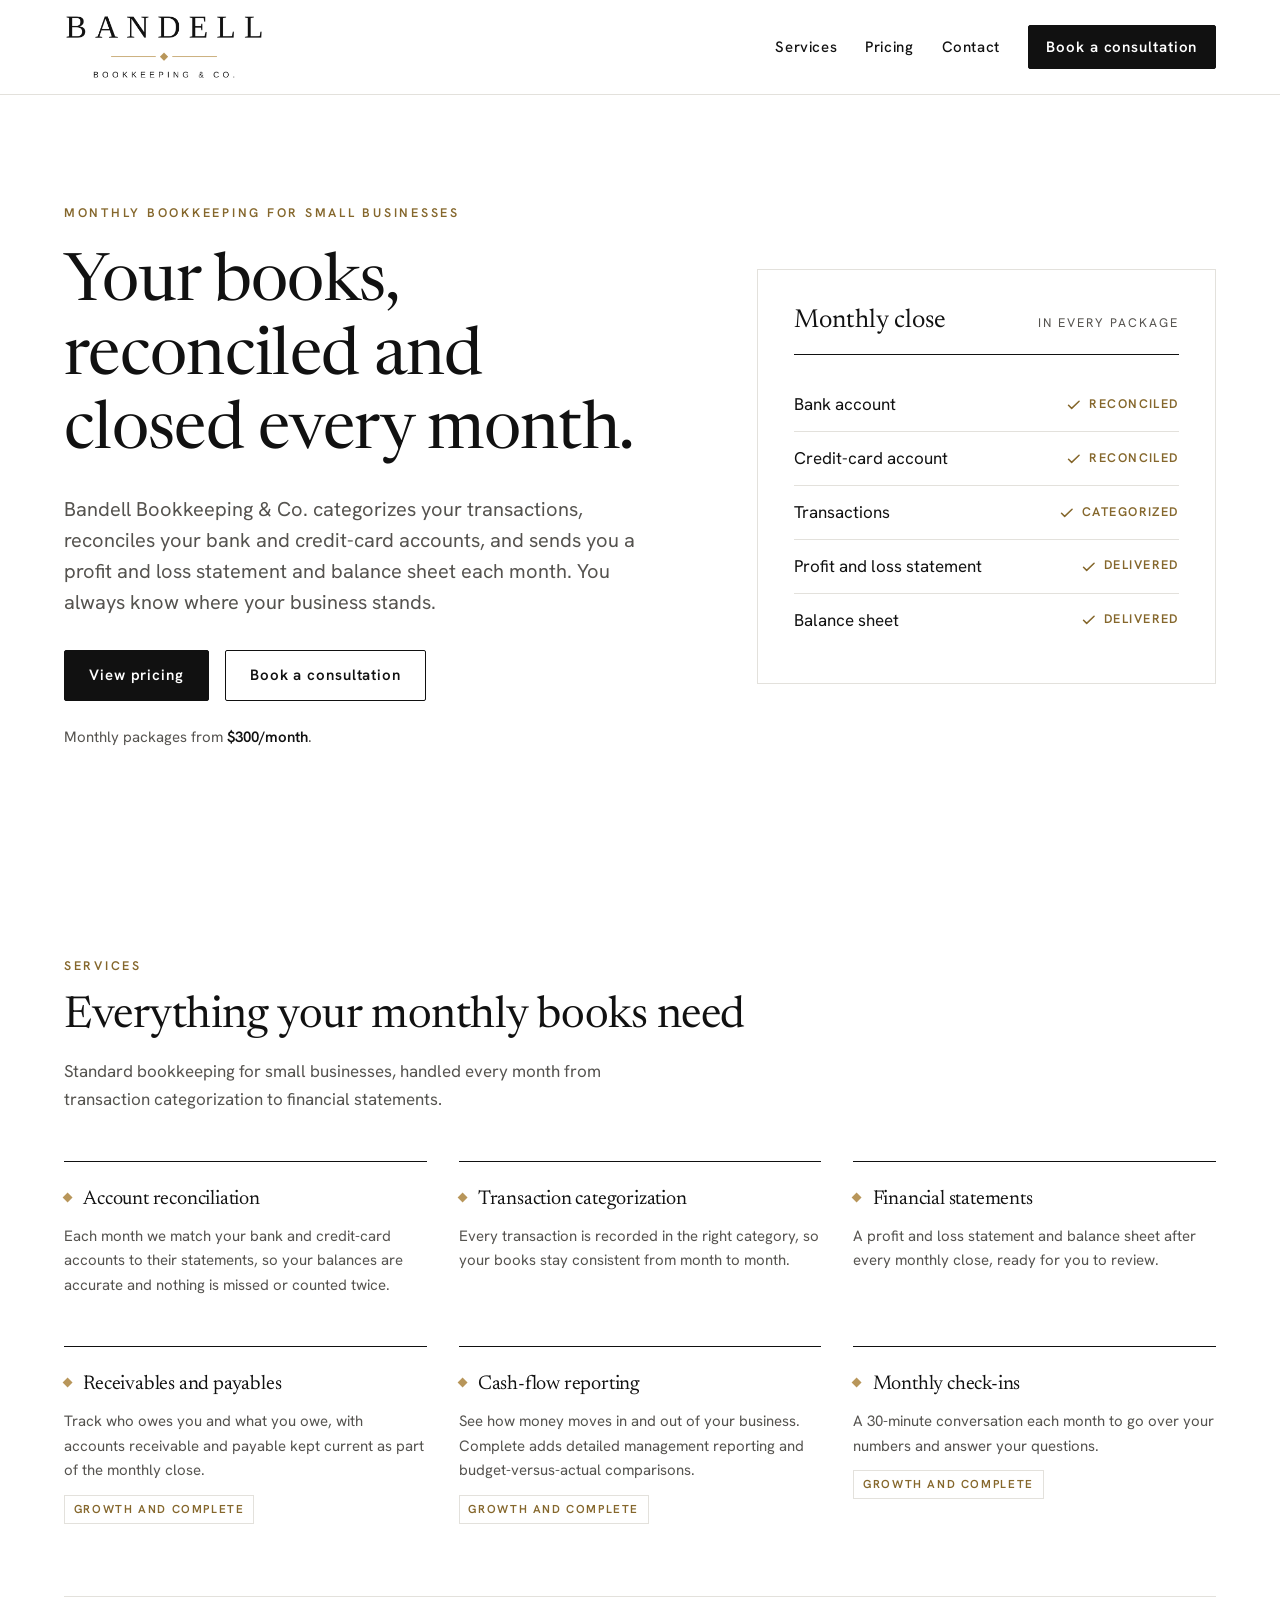
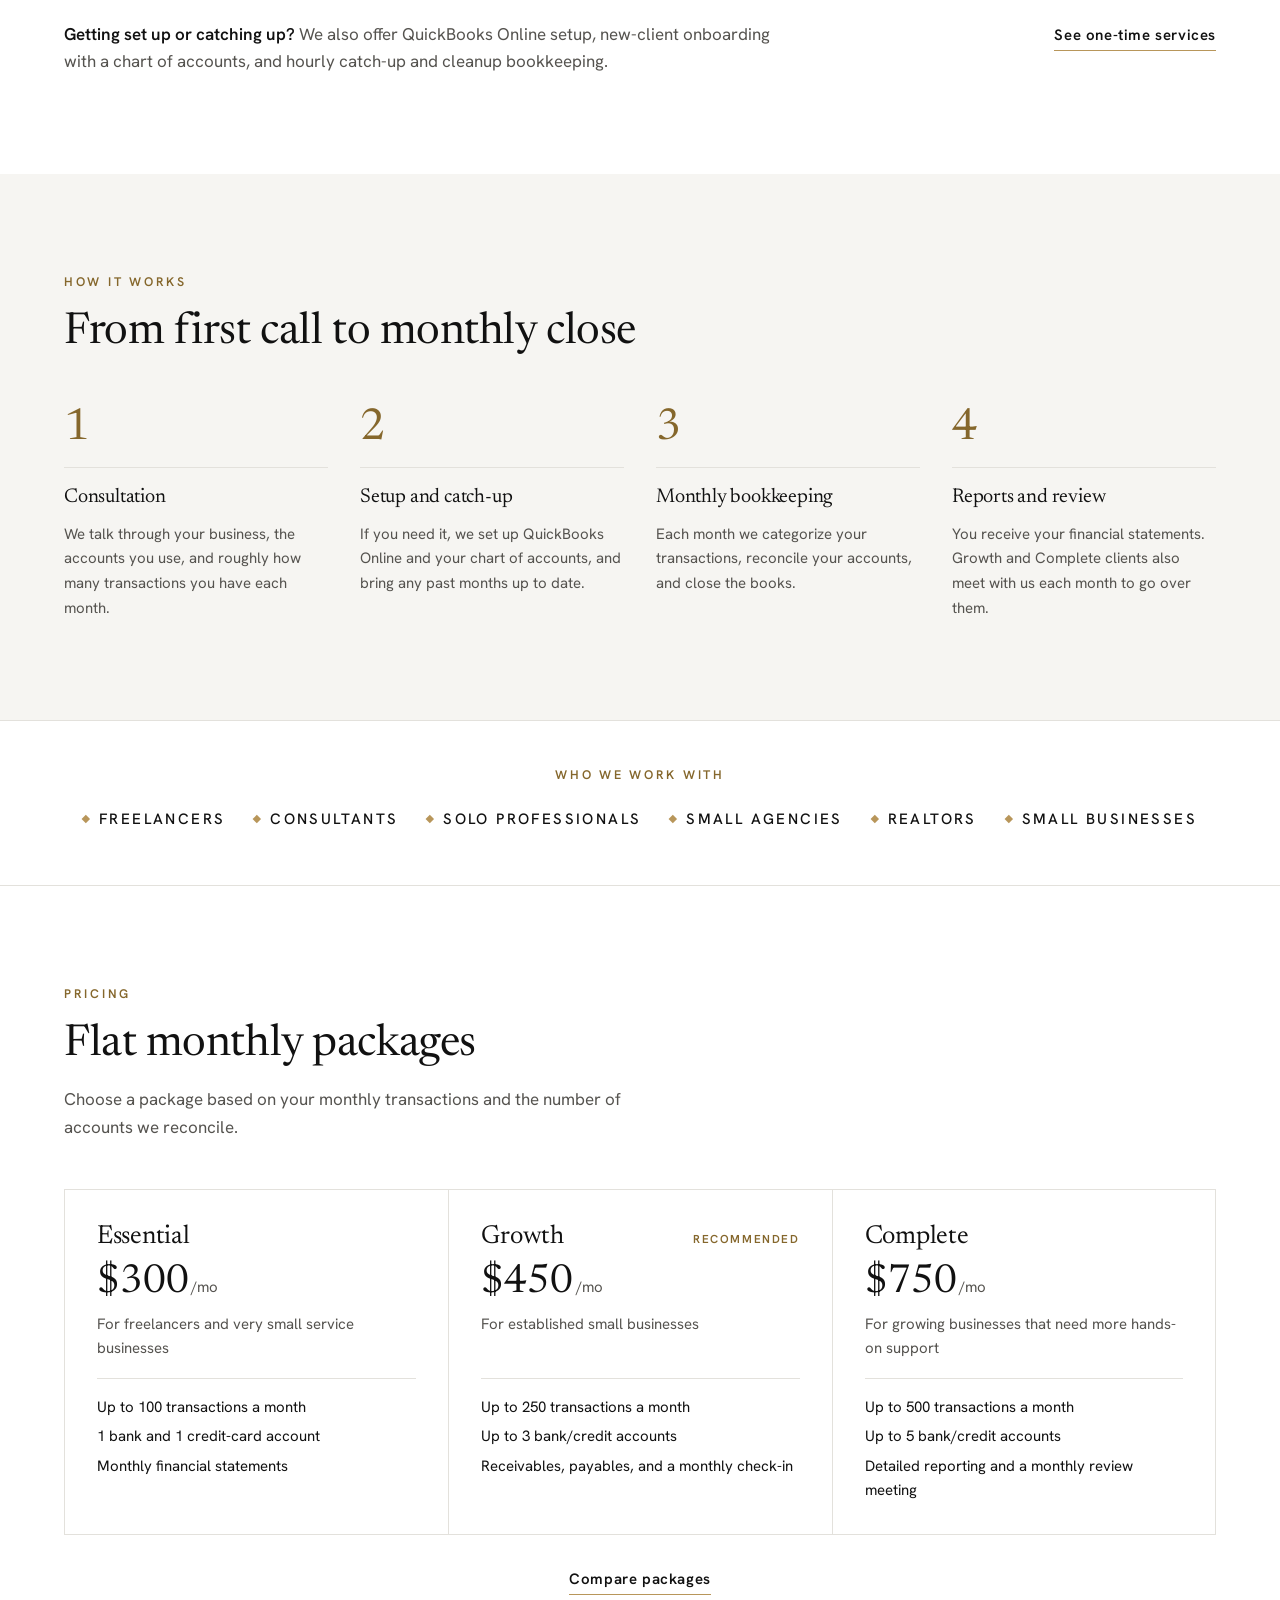
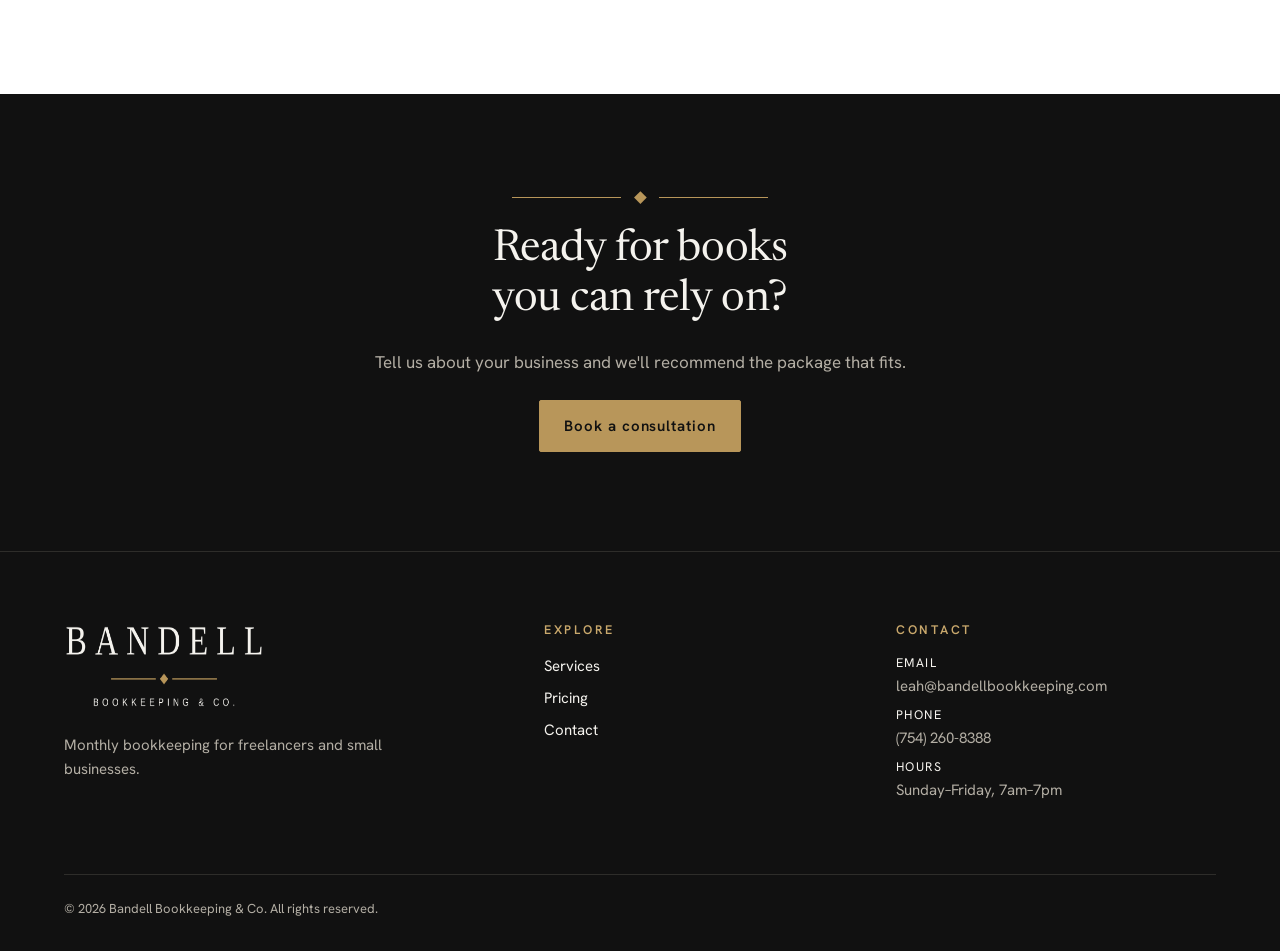
<file: index.html>
<!doctype html>
<html lang="en">
<head>
  <meta charset="utf-8">
  <meta name="viewport" content="width=device-width, initial-scale=1, viewport-fit=cover">
  <title>Bandell Bookkeeping &amp; Co.</title>
  <meta name="description" content="Monthly bookkeeping for freelancers and small businesses: reconciliation, transaction categorization, and monthly financial statements. Packages from $300/month.">
  <link rel="icon" href="assets/img/favicon.svg" type="image/svg+xml">
  <link rel="preconnect" href="https://fonts.googleapis.com">
  <link rel="preconnect" href="https://fonts.gstatic.com" crossorigin>
  <link rel="stylesheet" href="https://fonts.googleapis.com/css2?family=Hanken+Grotesk:wght@400;500;600&amp;family=Newsreader:ital,opsz,wght@0,6..72,400;0,6..72,500;1,6..72,400&amp;display=swap">
  <link rel="stylesheet" href="assets/css/styles.css">
</head>
<body>
  <svg width="0" height="0" style="position:absolute" aria-hidden="true" focusable="false">
    <symbol id="check" viewBox="0 0 20 20"><path d="M4 10.5l3.6 3.6L16 6" fill="none" stroke="currentColor" stroke-width="1.7" stroke-linecap="round" stroke-linejoin="round"/></symbol>
  </svg>

  <a class="skip-link" href="#main">Skip to main content</a>

  <header class="site-header">
    <div class="container site-header__inner">
      <a class="logo" href="index.html">
        <img class="logo__ink" src="assets/img/logo.png" width="760" height="248" alt="Bandell Bookkeeping &amp; Co.">
        <img class="logo__light" src="assets/img/logo-light.png" width="760" height="248" alt="Bandell Bookkeeping &amp; Co.">
      </a>
      <nav class="site-nav" aria-label="Main">
        <ul>
          <li><a href="#services">Services</a></li>
          <li><a href="pricing.html">Pricing</a></li>
          <li><a href="contact.html">Contact</a></li>
          <li class="nav-cta"><a class="btn" href="contact.html">Book a consultation</a></li>
        </ul>
      </nav>
    </div>
  </header>

  <main id="main">
    <section class="hero">
      <div class="container hero__grid">
        <div class="hero__copy">
          <p class="eyebrow">Monthly bookkeeping for small businesses</p>
          <h1>Your books, reconciled and closed every month.</h1>
          <p class="lead">Bandell Bookkeeping &amp; Co. categorizes your transactions, reconciles your bank and credit-card accounts, and sends you a profit and loss statement and balance sheet each month. You always know where your business stands.</p>
          <div class="hero__actions">
            <a class="btn" href="pricing.html">View pricing</a>
            <a class="btn btn--ghost" href="contact.html">Book a consultation</a>
          </div>
          <p class="hero__note">Monthly packages from <strong>$300/month</strong>.</p>
        </div>

        <aside class="ledger" aria-labelledby="ledger-title">
          <div class="ledger__head">
            <p class="ledger__title" id="ledger-title">Monthly close</p>
            <p class="ledger__meta">In every package</p>
          </div>
          <ul class="ledger__list">
            <li><span>Bank account</span><span class="ledger__done"><svg class="icon" aria-hidden="true"><use href="#check"/></svg>Reconciled</span></li>
            <li><span>Credit-card account</span><span class="ledger__done"><svg class="icon" aria-hidden="true"><use href="#check"/></svg>Reconciled</span></li>
            <li><span>Transactions</span><span class="ledger__done"><svg class="icon" aria-hidden="true"><use href="#check"/></svg>Categorized</span></li>
            <li><span>Profit and loss statement</span><span class="ledger__done"><svg class="icon" aria-hidden="true"><use href="#check"/></svg>Delivered</span></li>
            <li><span>Balance sheet</span><span class="ledger__done"><svg class="icon" aria-hidden="true"><use href="#check"/></svg>Delivered</span></li>
          </ul>
        </aside>
      </div>
    </section>

    <section class="section" id="services" aria-labelledby="services-title">
      <div class="container">
        <div class="section-head">
          <p class="eyebrow">Services</p>
          <h2 id="services-title">Everything your monthly books need</h2>
          <p>Standard bookkeeping for small businesses, handled every month from transaction categorization to financial statements.</p>
        </div>

        <ul class="services">
          <li class="service">
            <h3><span class="diamond" aria-hidden="true"></span>Account reconciliation</h3>
            <p>Each month we match your bank and credit-card accounts to their statements, so your balances are accurate and nothing is missed or counted twice.</p>
          </li>
          <li class="service">
            <h3><span class="diamond" aria-hidden="true"></span>Transaction categorization</h3>
            <p>Every transaction is recorded in the right category, so your books stay consistent from month to month.</p>
          </li>
          <li class="service">
            <h3><span class="diamond" aria-hidden="true"></span>Financial statements</h3>
            <p>A profit and loss statement and balance sheet after every monthly close, ready for you to review.</p>
          </li>
          <li class="service">
            <h3><span class="diamond" aria-hidden="true"></span>Receivables and payables</h3>
            <p>Track who owes you and what you owe, with accounts receivable and payable kept current as part of the monthly close.</p>
            <span class="tag">Growth and Complete</span>
          </li>
          <li class="service">
            <h3><span class="diamond" aria-hidden="true"></span>Cash-flow reporting</h3>
            <p>See how money moves in and out of your business. Complete adds detailed management reporting and budget-versus-actual comparisons.</p>
            <span class="tag">Growth and Complete</span>
          </li>
          <li class="service">
            <h3><span class="diamond" aria-hidden="true"></span>Monthly check-ins</h3>
            <p>A 30-minute conversation each month to go over your numbers and answer your questions.</p>
            <span class="tag">Growth and Complete</span>
          </li>
        </ul>

        <div class="services-note">
          <p><strong>Getting set up or catching up?</strong> We also offer QuickBooks Online setup, new-client onboarding with a chart of accounts, and hourly catch-up and cleanup bookkeeping.</p>
          <a class="text-link" href="pricing.html#add-ons">See one-time services</a>
        </div>
      </div>
    </section>

    <section class="section section--soft" aria-labelledby="process-title">
      <div class="container">
        <div class="section-head">
          <p class="eyebrow">How it works</p>
          <h2 id="process-title">From first call to monthly close</h2>
        </div>
        <ol class="steps">
          <li class="step">
            <h3>Consultation</h3>
            <p>We talk through your business, the accounts you use, and roughly how many transactions you have each month.</p>
          </li>
          <li class="step">
            <h3>Setup and catch-up</h3>
            <p>If you need it, we set up QuickBooks Online and your chart of accounts, and bring any past months up to date.</p>
          </li>
          <li class="step">
            <h3>Monthly bookkeeping</h3>
            <p>Each month we categorize your transactions, reconcile your accounts, and close the books.</p>
          </li>
          <li class="step">
            <h3>Reports and review</h3>
            <p>You receive your financial statements. Growth and Complete clients also meet with us each month to go over them.</p>
          </li>
        </ol>
      </div>
    </section>

    <section class="audience" aria-labelledby="audience-title">
      <div class="container audience__inner">
        <h2 class="eyebrow" id="audience-title">Who we work with</h2>
        <ul class="audience__list">
          <li>Freelancers</li>
          <li>Consultants</li>
          <li>Solo professionals</li>
          <li>Small agencies</li>
          <li>Realtors</li>
          <li>Small businesses</li>
        </ul>
      </div>
    </section>

    <section class="section" aria-labelledby="plans-title">
      <div class="container">
        <div class="section-head">
          <p class="eyebrow">Pricing</p>
          <h2 id="plans-title">Flat monthly packages</h2>
          <p>Choose a package based on your monthly transactions and the number of accounts we reconcile.</p>
        </div>

        <div class="plans">
          <article class="plan">
            <div class="plan__top"><h3>Essential</h3></div>
            <p class="plan__price">$300<small>/mo</small></p>
            <p class="plan__for">For freelancers and very small service businesses</p>
            <ul class="plan__facts">
              <li>Up to 100 transactions a month</li>
              <li>1 bank and 1 credit-card account</li>
              <li>Monthly financial statements</li>
            </ul>
          </article>
          <article class="plan">
            <div class="plan__top"><h3>Growth</h3><span class="plan__badge">Recommended</span></div>
            <p class="plan__price">$450<small>/mo</small></p>
            <p class="plan__for">For established small businesses</p>
            <ul class="plan__facts">
              <li>Up to 250 transactions a month</li>
              <li>Up to 3 bank/credit accounts</li>
              <li>Receivables, payables, and a monthly check-in</li>
            </ul>
          </article>
          <article class="plan">
            <div class="plan__top"><h3>Complete</h3></div>
            <p class="plan__price">$750<small>/mo</small></p>
            <p class="plan__for">For growing businesses that need more hands-on support</p>
            <ul class="plan__facts">
              <li>Up to 500 transactions a month</li>
              <li>Up to 5 bank/credit accounts</li>
              <li>Detailed reporting and a monthly review meeting</li>
            </ul>
          </article>
        </div>
        <div class="plans-foot">
          <a class="text-link" href="pricing.html">Compare packages</a>
        </div>
      </div>
    </section>

    <section class="cta inverse" aria-labelledby="cta-title">
      <div class="container cta__inner">
        <div class="ornament ornament--center" aria-hidden="true"><span></span></div>
        <h2 id="cta-title">Ready for books you can rely on?</h2>
        <p>Tell us about your business and we'll recommend the package that fits.</p>
        <a class="btn" href="contact.html">Book a consultation</a>
      </div>
    </section>
  </main>

  <footer class="site-footer inverse">
    <div class="container">
      <div class="site-footer__grid">
        <div class="site-footer__brand">
          <a class="logo" href="index.html">
            <img class="logo__ink" src="assets/img/logo.png" width="760" height="248" alt="Bandell Bookkeeping &amp; Co.">
            <img class="logo__light" src="assets/img/logo-light.png" width="760" height="248" alt="Bandell Bookkeeping &amp; Co.">
          </a>
          <p>Monthly bookkeeping for freelancers and small businesses.</p>
        </div>
        <nav aria-label="Footer">
          <h2>Explore</h2>
          <ul>
            <li><a href="index.html#services">Services</a></li>
            <li><a href="pricing.html">Pricing</a></li>
            <li><a href="contact.html">Contact</a></li>
          </ul>
        </nav>
        <div>
          <h2>Contact</h2>
          <ul class="site-footer__contact">
            <li><span>Email</span><a href="mailto:leah@bandellbookkeeping.com">leah@bandellbookkeeping.com</a></li>
            <li><span>Phone</span><a href="tel:+17542608388">(754) 260-8388</a></li>
            <li><span>Hours</span>Sunday–Friday, 7am–7pm</li>
          </ul>
        </div>
      </div>
      <p class="site-footer__legal">&copy; 2026 Bandell Bookkeeping &amp; Co. All rights reserved.</p>
    </div>
  </footer>
</body>
</html>
</file>
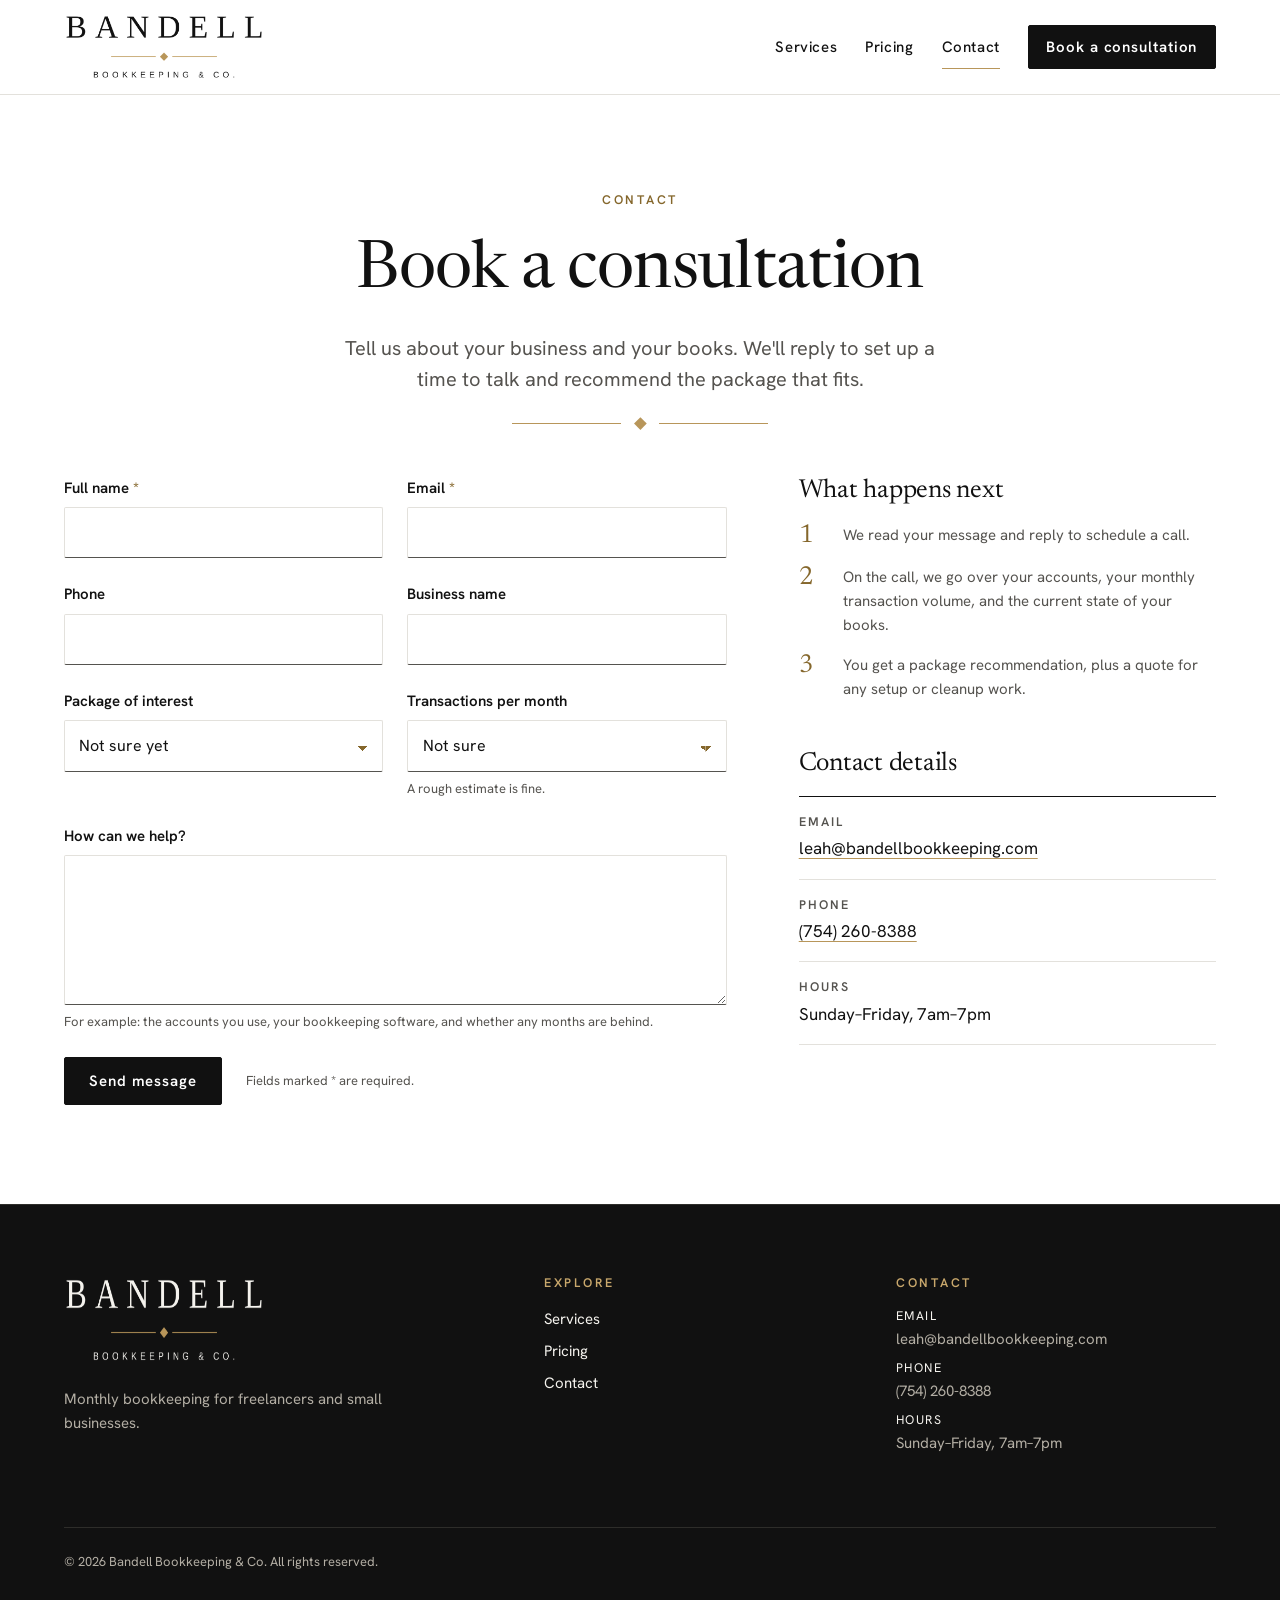
<file: contact.html>
<!doctype html>
<html lang="en">
<head>
  <meta charset="utf-8">
  <meta name="viewport" content="width=device-width, initial-scale=1, viewport-fit=cover">
  <title>Contact | Bandell Bookkeeping &amp; Co.</title>
  <meta name="description" content="Book a consultation with Bandell Bookkeeping & Co. Tell us about your business and we'll recommend the bookkeeping package that fits.">
  <link rel="icon" href="assets/img/favicon.svg" type="image/svg+xml">
  <link rel="preconnect" href="https://fonts.googleapis.com">
  <link rel="preconnect" href="https://fonts.gstatic.com" crossorigin>
  <link rel="stylesheet" href="https://fonts.googleapis.com/css2?family=Hanken+Grotesk:wght@400;500;600&amp;family=Newsreader:ital,opsz,wght@0,6..72,400;0,6..72,500;1,6..72,400&amp;display=swap">
  <link rel="stylesheet" href="assets/css/styles.css">
</head>
<body>
  <a class="skip-link" href="#main">Skip to main content</a>

  <header class="site-header">
    <div class="container site-header__inner">
      <a class="logo" href="index.html">
        <img class="logo__ink" src="assets/img/logo.png" width="760" height="248" alt="Bandell Bookkeeping &amp; Co.">
        <img class="logo__light" src="assets/img/logo-light.png" width="760" height="248" alt="Bandell Bookkeeping &amp; Co.">
      </a>
      <nav class="site-nav" aria-label="Main">
        <ul>
          <li><a href="index.html#services">Services</a></li>
          <li><a href="pricing.html">Pricing</a></li>
          <li><a href="contact.html" aria-current="page">Contact</a></li>
          <li class="nav-cta"><a class="btn" href="contact.html">Book a consultation</a></li>
        </ul>
      </nav>
    </div>
  </header>

  <main id="main">
    <section class="page-head">
      <div class="container page-head__inner">
        <p class="eyebrow">Contact</p>
        <h1>Book a consultation</h1>
        <p class="lead">Tell us about your business and your books. We'll reply to set up a time to talk and recommend the package that fits.</p>
        <div class="ornament ornament--center" aria-hidden="true"><span></span></div>
      </div>
    </section>

    <section class="section section--flush-top">
      <div class="container contact-grid">
        <form class="form" id="contact-form" novalidate>
          <div class="form__row">
            <div class="field">
              <label for="name">Full name <span class="req" aria-hidden="true">*</span></label>
              <input id="name" name="name" type="text" autocomplete="name" required aria-describedby="name-error">
              <p class="field__error" id="name-error" hidden></p>
            </div>
            <div class="field">
              <label for="email">Email <span class="req" aria-hidden="true">*</span></label>
              <input id="email" name="email" type="email" autocomplete="email" inputmode="email" required aria-describedby="email-error">
              <p class="field__error" id="email-error" hidden></p>
            </div>
          </div>

          <div class="form__row">
            <div class="field">
              <label for="phone">Phone</label>
              <input id="phone" name="phone" type="tel" autocomplete="tel">
            </div>
            <div class="field">
              <label for="business">Business name</label>
              <input id="business" name="business" type="text" autocomplete="organization">
            </div>
          </div>

          <div class="form__row">
            <div class="field">
              <label for="plan">Package of interest</label>
              <select id="plan" name="plan">
                <option value="">Not sure yet</option>
                <option value="essential">Essential ($300/mo)</option>
                <option value="growth">Growth ($450/mo)</option>
                <option value="complete">Complete ($750/mo)</option>
                <option value="one-time">One-time services only</option>
              </select>
            </div>
            <div class="field">
              <label for="transactions">Transactions per month</label>
              <select id="transactions" name="transactions" aria-describedby="transactions-hint">
                <option value="">Not sure</option>
                <option>Up to 100</option>
                <option>101 to 250</option>
                <option>251 to 500</option>
                <option>More than 500</option>
              </select>
              <p class="hint" id="transactions-hint">A rough estimate is fine.</p>
            </div>
          </div>

          <div class="field">
            <label for="message">How can we help?</label>
            <textarea id="message" name="message" rows="5" aria-describedby="message-hint"></textarea>
            <p class="hint" id="message-hint">For example: the accounts you use, your bookkeeping software, and whether any months are behind.</p>
          </div>

          <div class="form__foot">
            <button class="btn" type="submit">Send message</button>
            <p class="hint">Fields marked * are required.</p>
          </div>

          <div class="form-status" id="form-status" role="status" tabindex="-1" hidden></div>
        </form>

        <aside class="aside" aria-label="About your consultation">
          <div>
            <h2>What happens next</h2>
            <ol class="next-steps">
              <li>We read your message and reply to schedule a call.</li>
              <li>On the call, we go over your accounts, your monthly transaction volume, and the current state of your books.</li>
              <li>You get a package recommendation, plus a quote for any setup or cleanup work.</li>
            </ol>
          </div>
          <div>
            <h2>Contact details</h2>
            <dl class="details">
              <div><dt>Email</dt><dd><a href="mailto:leah@bandellbookkeeping.com">leah@bandellbookkeeping.com</a></dd></div>
              <div><dt>Phone</dt><dd><a href="tel:+17542608388">(754) 260-8388</a></dd></div>
              <div><dt>Hours</dt><dd>Sunday–Friday, 7am–7pm</dd></div>
            </dl>
          </div>
        </aside>
      </div>
    </section>
  </main>

  <footer class="site-footer inverse">
    <div class="container">
      <div class="site-footer__grid">
        <div class="site-footer__brand">
          <a class="logo" href="index.html">
            <img class="logo__ink" src="assets/img/logo.png" width="760" height="248" alt="Bandell Bookkeeping &amp; Co.">
            <img class="logo__light" src="assets/img/logo-light.png" width="760" height="248" alt="Bandell Bookkeeping &amp; Co.">
          </a>
          <p>Monthly bookkeeping for freelancers and small businesses.</p>
        </div>
        <nav aria-label="Footer">
          <h2>Explore</h2>
          <ul>
            <li><a href="index.html#services">Services</a></li>
            <li><a href="pricing.html">Pricing</a></li>
            <li><a href="contact.html">Contact</a></li>
          </ul>
        </nav>
        <div>
          <h2>Contact</h2>
          <ul class="site-footer__contact">
            <li><span>Email</span><a href="mailto:leah@bandellbookkeeping.com">leah@bandellbookkeeping.com</a></li>
            <li><span>Phone</span><a href="tel:+17542608388">(754) 260-8388</a></li>
            <li><span>Hours</span>Sunday–Friday, 7am–7pm</li>
          </ul>
        </div>
      </div>
      <p class="site-footer__legal">&copy; 2026 Bandell Bookkeeping &amp; Co. All rights reserved.</p>
    </div>
  </footer>

  <script src="assets/js/contact.js"></script>
</body>
</html>
</file>
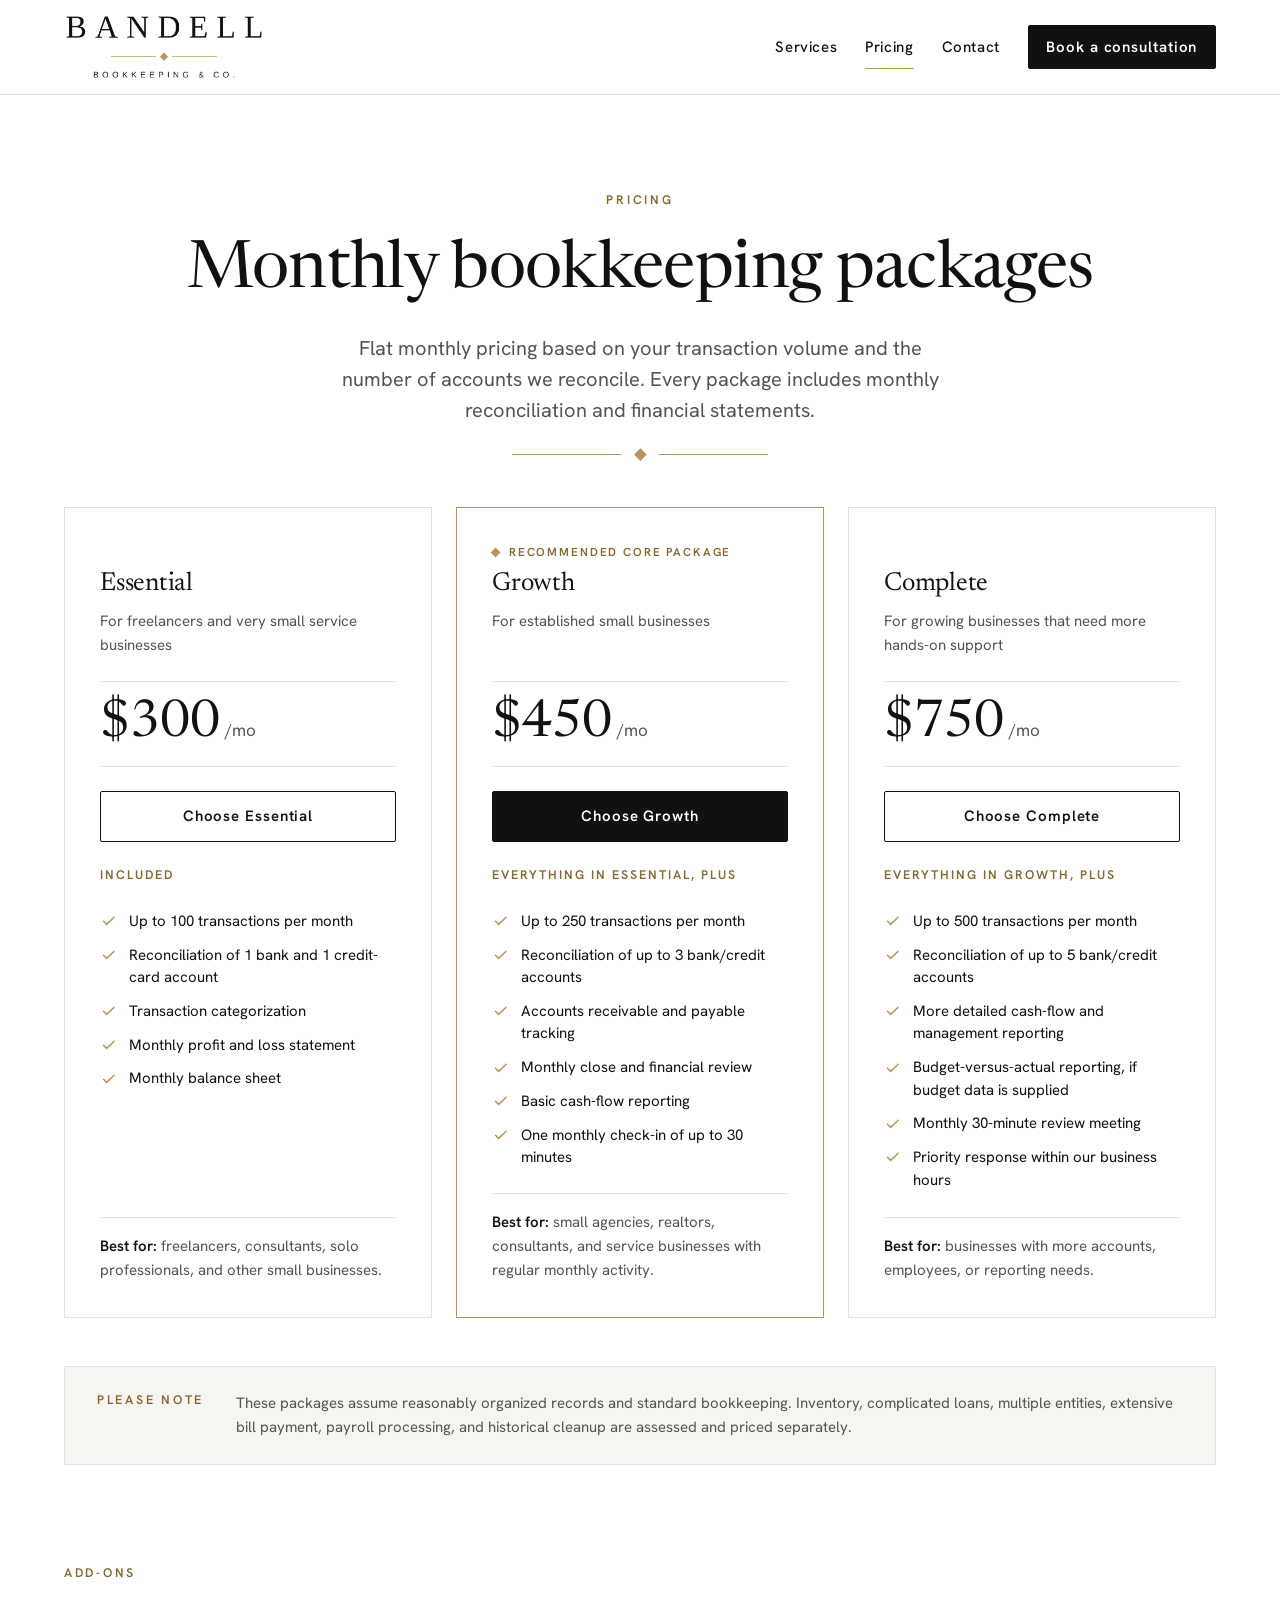
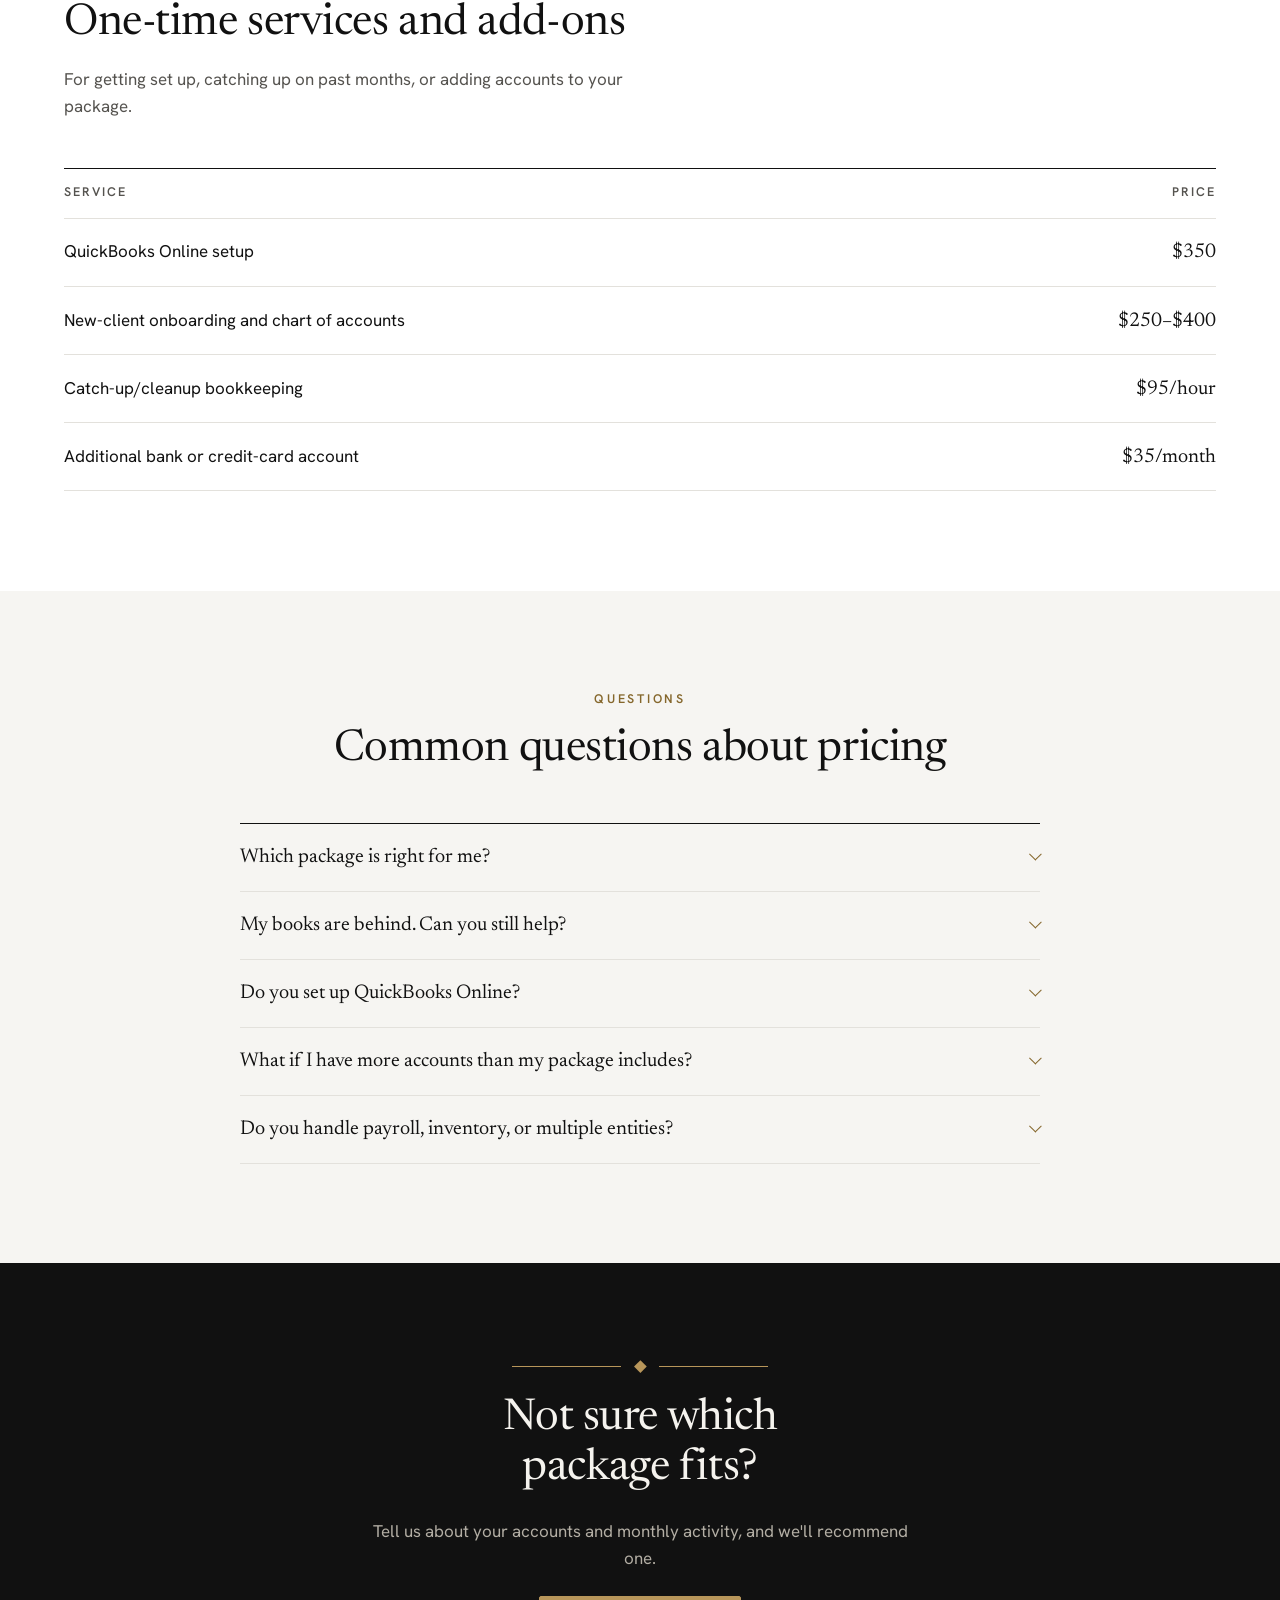
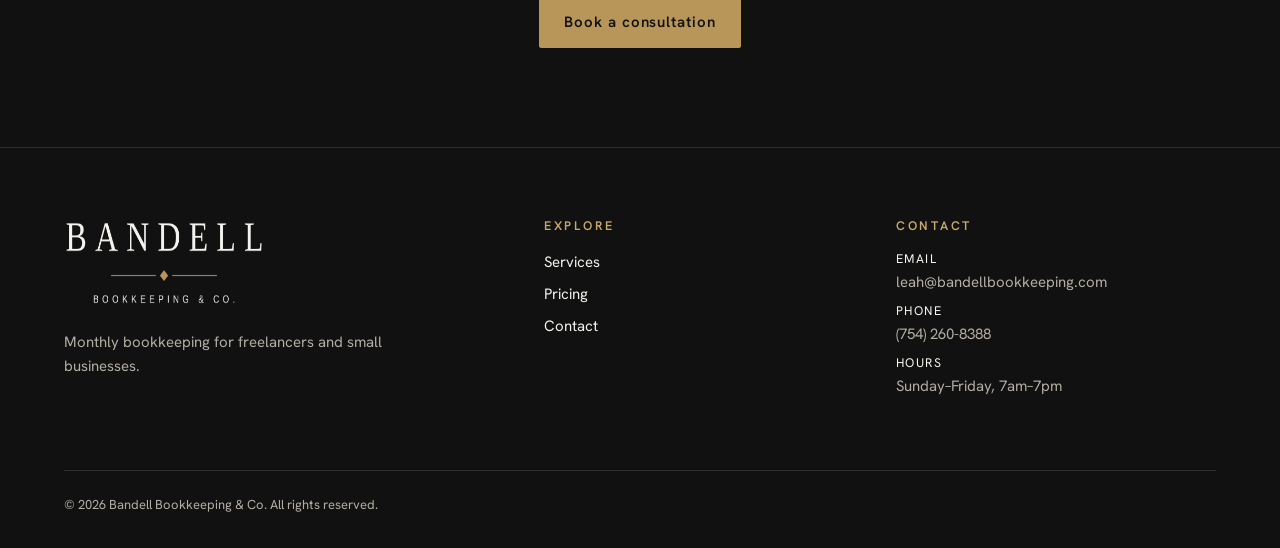
<file: pricing.html>
<!doctype html>
<html lang="en">
<head>
  <meta charset="utf-8">
  <meta name="viewport" content="width=device-width, initial-scale=1, viewport-fit=cover">
  <title>Pricing | Bandell Bookkeeping &amp; Co.</title>
  <meta name="description" content="Monthly bookkeeping packages from Bandell Bookkeeping & Co.: Essential $300/mo, Growth $450/mo, and Complete $750/mo, plus one-time setup and cleanup services.">
  <link rel="icon" href="assets/img/favicon.svg" type="image/svg+xml">
  <link rel="preconnect" href="https://fonts.googleapis.com">
  <link rel="preconnect" href="https://fonts.gstatic.com" crossorigin>
  <link rel="stylesheet" href="https://fonts.googleapis.com/css2?family=Hanken+Grotesk:wght@400;500;600&amp;family=Newsreader:ital,opsz,wght@0,6..72,400;0,6..72,500;1,6..72,400&amp;display=swap">
  <link rel="stylesheet" href="assets/css/styles.css">
</head>
<body>
  <svg width="0" height="0" style="position:absolute" aria-hidden="true" focusable="false">
    <symbol id="check" viewBox="0 0 20 20"><path d="M4 10.5l3.6 3.6L16 6" fill="none" stroke="currentColor" stroke-width="1.7" stroke-linecap="round" stroke-linejoin="round"/></symbol>
  </svg>

  <a class="skip-link" href="#main">Skip to main content</a>

  <header class="site-header">
    <div class="container site-header__inner">
      <a class="logo" href="index.html">
        <img class="logo__ink" src="assets/img/logo.png" width="760" height="248" alt="Bandell Bookkeeping &amp; Co.">
        <img class="logo__light" src="assets/img/logo-light.png" width="760" height="248" alt="Bandell Bookkeeping &amp; Co.">
      </a>
      <nav class="site-nav" aria-label="Main">
        <ul>
          <li><a href="index.html#services">Services</a></li>
          <li><a href="pricing.html" aria-current="page">Pricing</a></li>
          <li><a href="contact.html">Contact</a></li>
          <li class="nav-cta"><a class="btn" href="contact.html">Book a consultation</a></li>
        </ul>
      </nav>
    </div>
  </header>

  <main id="main">
    <section class="page-head">
      <div class="container page-head__inner">
        <p class="eyebrow">Pricing</p>
        <h1>Monthly bookkeeping packages</h1>
        <p class="lead">Flat monthly pricing based on your transaction volume and the number of accounts we reconcile. Every package includes monthly reconciliation and financial statements.</p>
        <div class="ornament ornament--center" aria-hidden="true"><span></span></div>
      </div>
    </section>

    <section class="section section--flush-top" aria-label="Packages">
      <div class="container">
        <div class="tiers">
          <article class="tier" id="essential" aria-labelledby="tier-essential">
            <div class="tier__head">
              <p class="tier__badge tier__badge--empty" aria-hidden="true">&nbsp;</p>
              <h2 id="tier-essential">Essential</h2>
              <p class="tier__for">For freelancers and very small service businesses</p>
            </div>
            <p class="tier__price">$300<small>/mo</small></p>
            <a class="btn btn--ghost btn--block" href="contact.html#essential">Choose Essential</a>
            <p class="tier__label">Included</p>
            <ul class="tier__list">
              <li><svg class="icon" aria-hidden="true"><use href="#check"/></svg>Up to 100 transactions per month</li>
              <li><svg class="icon" aria-hidden="true"><use href="#check"/></svg>Reconciliation of 1 bank and 1 credit-card account</li>
              <li><svg class="icon" aria-hidden="true"><use href="#check"/></svg>Transaction categorization</li>
              <li><svg class="icon" aria-hidden="true"><use href="#check"/></svg>Monthly profit and loss statement</li>
              <li><svg class="icon" aria-hidden="true"><use href="#check"/></svg>Monthly balance sheet</li>
            </ul>
            <p class="tier__best"><strong>Best for:</strong> freelancers, consultants, solo professionals, and other small businesses.</p>
          </article>

          <article class="tier tier--featured" id="growth" aria-labelledby="tier-growth">
            <div class="tier__head">
              <p class="tier__badge"><span class="diamond" aria-hidden="true"></span>Recommended core package</p>
              <h2 id="tier-growth">Growth</h2>
              <p class="tier__for">For established small businesses</p>
            </div>
            <p class="tier__price">$450<small>/mo</small></p>
            <a class="btn btn--block" href="contact.html#growth">Choose Growth</a>
            <p class="tier__label">Everything in Essential, plus</p>
            <ul class="tier__list">
              <li><svg class="icon" aria-hidden="true"><use href="#check"/></svg>Up to 250 transactions per month</li>
              <li><svg class="icon" aria-hidden="true"><use href="#check"/></svg>Reconciliation of up to 3 bank/credit accounts</li>
              <li><svg class="icon" aria-hidden="true"><use href="#check"/></svg>Accounts receivable and payable tracking</li>
              <li><svg class="icon" aria-hidden="true"><use href="#check"/></svg>Monthly close and financial review</li>
              <li><svg class="icon" aria-hidden="true"><use href="#check"/></svg>Basic cash-flow reporting</li>
              <li><svg class="icon" aria-hidden="true"><use href="#check"/></svg>One monthly check-in of up to 30 minutes</li>
            </ul>
            <p class="tier__best"><strong>Best for:</strong> small agencies, realtors, consultants, and service businesses with regular monthly activity.</p>
          </article>

          <article class="tier" id="complete" aria-labelledby="tier-complete">
            <div class="tier__head">
              <p class="tier__badge tier__badge--empty" aria-hidden="true">&nbsp;</p>
              <h2 id="tier-complete">Complete</h2>
              <p class="tier__for">For growing businesses that need more hands-on support</p>
            </div>
            <p class="tier__price">$750<small>/mo</small></p>
            <a class="btn btn--ghost btn--block" href="contact.html#complete">Choose Complete</a>
            <p class="tier__label">Everything in Growth, plus</p>
            <ul class="tier__list">
              <li><svg class="icon" aria-hidden="true"><use href="#check"/></svg>Up to 500 transactions per month</li>
              <li><svg class="icon" aria-hidden="true"><use href="#check"/></svg>Reconciliation of up to 5 bank/credit accounts</li>
              <li><svg class="icon" aria-hidden="true"><use href="#check"/></svg>More detailed cash-flow and management reporting</li>
              <li><svg class="icon" aria-hidden="true"><use href="#check"/></svg>Budget-versus-actual reporting, if budget data is supplied</li>
              <li><svg class="icon" aria-hidden="true"><use href="#check"/></svg>Monthly 30-minute review meeting</li>
              <li><svg class="icon" aria-hidden="true"><use href="#check"/></svg>Priority response within our business hours</li>
            </ul>
            <p class="tier__best"><strong>Best for:</strong> businesses with more accounts, employees, or reporting needs.</p>
          </article>
        </div>

        <div class="note">
          <p class="eyebrow">Please note</p>
          <p>These packages assume reasonably organized records and standard bookkeeping. Inventory, complicated loans, multiple entities, extensive bill payment, payroll processing, and historical cleanup are assessed and priced separately.</p>
        </div>
      </div>
    </section>

    <section class="section section--flush-top" id="add-ons" aria-labelledby="addons-title">
      <div class="container">
        <div class="section-head">
          <p class="eyebrow">Add-ons</p>
          <h2 id="addons-title">One-time services and add-ons</h2>
          <p>For getting set up, catching up on past months, or adding accounts to your package.</p>
        </div>
        <div class="table-wrap">
          <table class="price-table">
            <thead>
              <tr><th scope="col">Service</th><th scope="col">Price</th></tr>
            </thead>
            <tbody>
              <tr><td>QuickBooks Online setup</td><td>$350</td></tr>
              <tr><td>New-client onboarding and chart of accounts</td><td>$250–$400</td></tr>
              <tr><td>Catch-up/cleanup bookkeeping</td><td>$95/hour</td></tr>
              <tr><td>Additional bank or credit-card account</td><td>$35/month</td></tr>
            </tbody>
          </table>
        </div>
      </div>
    </section>

    <section class="section section--soft" aria-labelledby="faq-title">
      <div class="container">
        <div class="section-head section-head--center">
          <p class="eyebrow">Questions</p>
          <h2 id="faq-title">Common questions about pricing</h2>
        </div>
        <div class="faq">
          <details>
            <summary>Which package is right for me?</summary>
            <p>Start with how many transactions you have each month and how many bank and credit-card accounts you use. Essential covers up to 100 transactions and two accounts, Growth up to 250 transactions and three accounts, and Complete up to 500 transactions and five accounts. If you're not sure, book a consultation and we'll recommend one.</p>
          </details>
          <details>
            <summary>My books are behind. Can you still help?</summary>
            <p>Yes. Catch-up and cleanup bookkeeping is billed at $95 per hour. We look at your records first and price the cleanup separately from your monthly package.</p>
          </details>
          <details>
            <summary>Do you set up QuickBooks Online?</summary>
            <p>Yes. QuickBooks Online setup is a one-time $350. New-client onboarding, including your chart of accounts, is $250–$400.</p>
          </details>
          <details>
            <summary>What if I have more accounts than my package includes?</summary>
            <p>Each additional bank or credit-card account is $35 per month on top of your package.</p>
          </details>
          <details>
            <summary>Do you handle payroll, inventory, or multiple entities?</summary>
            <p>These fall outside standard bookkeeping. Inventory, complicated loans, multiple entities, extensive bill payment, payroll processing, and historical cleanup are assessed and priced separately. Tell us what you need and we'll quote it.</p>
          </details>
        </div>
      </div>
    </section>

    <section class="cta inverse" aria-labelledby="cta-title">
      <div class="container cta__inner">
        <div class="ornament ornament--center" aria-hidden="true"><span></span></div>
        <h2 id="cta-title">Not sure which package fits?</h2>
        <p>Tell us about your accounts and monthly activity, and we'll recommend one.</p>
        <a class="btn" href="contact.html">Book a consultation</a>
      </div>
    </section>
  </main>

  <footer class="site-footer inverse">
    <div class="container">
      <div class="site-footer__grid">
        <div class="site-footer__brand">
          <a class="logo" href="index.html">
            <img class="logo__ink" src="assets/img/logo.png" width="760" height="248" alt="Bandell Bookkeeping &amp; Co.">
            <img class="logo__light" src="assets/img/logo-light.png" width="760" height="248" alt="Bandell Bookkeeping &amp; Co.">
          </a>
          <p>Monthly bookkeeping for freelancers and small businesses.</p>
        </div>
        <nav aria-label="Footer">
          <h2>Explore</h2>
          <ul>
            <li><a href="index.html#services">Services</a></li>
            <li><a href="pricing.html">Pricing</a></li>
            <li><a href="contact.html">Contact</a></li>
          </ul>
        </nav>
        <div>
          <h2>Contact</h2>
          <ul class="site-footer__contact">
            <li><span>Email</span><a href="mailto:leah@bandellbookkeeping.com">leah@bandellbookkeeping.com</a></li>
            <li><span>Phone</span><a href="tel:+17542608388">(754) 260-8388</a></li>
            <li><span>Hours</span>Sunday–Friday, 7am–7pm</li>
          </ul>
        </div>
      </div>
      <p class="site-footer__legal">&copy; 2026 Bandell Bookkeeping &amp; Co. All rights reserved.</p>
    </div>
  </footer>
</body>
</html>
</file>
<file: assets/css/styles.css>
/* Bandell Bookkeeping & Co.
   Layout: quiet Swiss grid on white, ledger hairlines, black "inverse" bands,
   and the logo's gold line-and-diamond as the one recurring ornament. */

:root {
  /* Color */
  --bg: #ffffff;
  --bg-soft: #f6f5f2;
  --surface: #ffffff;
  --fg: #111111;
  --muted: #55534f;
  --line: #e3e1dc;
  --gold: #b8965a;          /* brand gold, from the logo: rules, diamonds, icons */
  --gold-ink: #85672c;      /* gold for text on light grounds (5:1 on white) */
  --gold-on-dark: #c9a86c;  /* gold for text on dark grounds */
  --btn-bg: #111111;
  --btn-fg: #ffffff;
  --btn-hover-bg: #b8965a;
  --btn-hover-fg: #111111;
  --focus: #85672c;
  --error: #b3261e;

  --inv-bg: #111111;
  --inv-fg: #f5f3ee;
  --inv-muted: #b3aea4;
  --inv-line: #2e2d2a;
  --inv-btn-bg: #b8965a;
  --inv-btn-fg: #111111;
  --inv-btn-hover-bg: #f5f3ee;

  --logo-ink: block;   /* dark-text logo */
  --logo-light: none;  /* light-text logo */

  /* Type */
  --font-display: "Newsreader", "Iowan Old Style", "Palatino Linotype", Georgia, serif;
  --font-body: "Hanken Grotesk", "Helvetica Neue", Arial, sans-serif;
  --fs-label: 0.78rem;
  --fs-sm: 0.9375rem;
  --fs-base: 1.0625rem;
  --fs-lg: 1.25rem;
  --fs-xl: 1.625rem;
  --fs-2xl: clamp(2rem, 1.45rem + 2.2vw, 2.75rem);
  --fs-3xl: clamp(2.5rem, 1.6rem + 3.6vw, 4.125rem);
  --track: 0.22em;

  /* Space */
  --space-1: 0.5rem;
  --space-2: 1rem;
  --space-3: 1.5rem;
  --space-4: 2rem;
  --space-5: 3rem;
  --space-6: 4.5rem;
  --section: clamp(4rem, 3rem + 4vw, 7rem);
  --gutter: clamp(1rem, 4vw, 2.5rem);
  --max: 72rem;
  --radius: 2px;
  --ease: cubic-bezier(0.2, 0.7, 0.2, 1);
}

@media (prefers-color-scheme: dark) {
  :root:not([data-theme="light"]) {
    --bg: #0e0e0d;
    --bg-soft: #151513;
    --surface: #161614;
    --fg: #f2efe9;
    --muted: #aba69c;
    --line: #2b2a27;
    --gold-ink: #c9a86c;
    --btn-bg: #b8965a;
    --btn-fg: #111111;
    --btn-hover-bg: #d4b77f;
    --btn-hover-fg: #111111;
    --focus: #c9a86c;
    --error: #f2b8b5;
    --inv-bg: #181816;
    --inv-line: #33312d;
    --logo-ink: none;
    --logo-light: block;
    color-scheme: dark;
  }
}

:root[data-theme="dark"] {
  --bg: #0e0e0d;
  --bg-soft: #151513;
  --surface: #161614;
  --fg: #f2efe9;
  --muted: #aba69c;
  --line: #2b2a27;
  --gold-ink: #c9a86c;
  --btn-bg: #b8965a;
  --btn-fg: #111111;
  --btn-hover-bg: #d4b77f;
  --btn-hover-fg: #111111;
  --focus: #c9a86c;
  --error: #f2b8b5;
  --inv-bg: #181816;
  --inv-line: #33312d;
  --logo-ink: none;
  --logo-light: block;
  color-scheme: dark;
}

/* Black bands remap the page tokens, so everything inside adapts. */
.inverse {
  --bg: var(--inv-bg);
  --surface: var(--inv-bg);
  --fg: var(--inv-fg);
  --muted: var(--inv-muted);
  --line: var(--inv-line);
  --gold-ink: var(--gold-on-dark);
  --btn-bg: var(--inv-btn-bg);
  --btn-fg: var(--inv-btn-fg);
  --btn-hover-bg: var(--inv-btn-hover-bg);
  --btn-hover-fg: var(--inv-btn-fg);
  --focus: var(--gold-on-dark);
  --logo-ink: none;
  --logo-light: block;
  background: var(--bg);
  color: var(--fg);
}

/* Base */
*, *::before, *::after { box-sizing: border-box; }

html { -webkit-text-size-adjust: 100%; scroll-padding-top: 6rem; }

body {
  margin: 0;
  background: var(--bg);
  color: var(--fg);
  font-family: var(--font-body);
  font-size: var(--fs-base);
  line-height: 1.6;
  -webkit-font-smoothing: antialiased;
  text-rendering: optimizeLegibility;
}

img { max-width: 100%; height: auto; display: block; }

h1, h2, h3 {
  font-family: var(--font-display);
  font-weight: 400;
  line-height: 1.12;
  letter-spacing: -0.01em;
  margin: 0;
  text-wrap: balance;
}
h1 { font-size: var(--fs-3xl); }
h2 { font-size: var(--fs-2xl); }
h3 { font-size: var(--fs-xl); line-height: 1.2; }

p { margin: 0; }
a { color: inherit; }

:focus-visible {
  outline: 2px solid var(--focus);
  outline-offset: 3px;
}

.skip-link {
  position: absolute;
  left: var(--gutter);
  top: -4rem;
  z-index: 100;
  background: var(--btn-bg);
  color: var(--btn-fg);
  padding: 0.75rem 1rem;
  text-decoration: none;
}
.skip-link:focus { top: calc(env(safe-area-inset-top, 0px) + 0.75rem); }

.container {
  width: 100%;
  max-width: calc(var(--max) + 2 * var(--gutter));
  margin-inline: auto;
  padding-inline: var(--gutter);
}

.section { padding-block: var(--section); }
.section--soft { background: var(--bg-soft); }
.section--flush-top { padding-top: 0; }

/* Labels echo the logo's tracked "BOOKKEEPING & CO." line */
.eyebrow {
  font-family: var(--font-body);
  font-size: var(--fs-label);
  font-weight: 600;
  letter-spacing: var(--track);
  text-transform: uppercase;
  color: var(--gold-ink);
}

.lead {
  font-size: var(--fs-lg);
  line-height: 1.55;
  color: var(--muted);
  max-width: 38rem;
}

.section-head {
  display: grid;
  gap: var(--space-2);
  max-width: 44rem;
  margin-bottom: var(--space-5);
}
.section-head p:not(.eyebrow) { color: var(--muted); max-width: 38rem; }
.section-head--center { margin-inline: auto; text-align: center; justify-items: center; }

/* Gold line + diamond, from the logo */
.ornament {
  display: flex;
  align-items: center;
  gap: 0.9rem;
  width: min(16rem, 70%);
  color: var(--gold);
}
.ornament::before,
.ornament::after {
  content: "";
  flex: 1;
  height: 1px;
  background: currentColor;
}
.ornament span {
  width: 0.55rem;
  height: 0.55rem;
  background: currentColor;
  transform: rotate(45deg);
  flex: none;
}
.ornament--center { margin-inline: auto; }

.diamond {
  display: inline-block;
  width: 0.45rem;
  height: 0.45rem;
  background: var(--gold);
  transform: rotate(45deg);
  flex: none;
}

/* Buttons */
.btn {
  display: inline-flex;
  align-items: center;
  justify-content: center;
  gap: 0.6rem;
  min-height: 3rem;
  padding: 0.8rem 1.5rem;
  border: 1px solid var(--btn-bg);
  border-radius: var(--radius);
  background: var(--btn-bg);
  color: var(--btn-fg);
  font-family: var(--font-body);
  font-size: var(--fs-sm);
  font-weight: 600;
  letter-spacing: 0.06em;
  text-decoration: none;
  cursor: pointer;
  touch-action: manipulation;
  transition: background-color 0.2s var(--ease), color 0.2s var(--ease), border-color 0.2s var(--ease);
}
.btn:hover {
  background: var(--btn-hover-bg);
  border-color: var(--btn-hover-bg);
  color: var(--btn-hover-fg);
}
.btn--ghost {
  background: transparent;
  border-color: var(--fg);
  color: var(--fg);
}
.btn--ghost:hover {
  background: var(--fg);
  border-color: var(--fg);
  color: var(--bg);
}
.btn--block { width: 100%; }

.text-link {
  display: inline-flex;
  align-items: center;
  gap: 0.5rem;
  font-weight: 600;
  font-size: var(--fs-sm);
  letter-spacing: 0.04em;
  text-decoration: none;
  border-bottom: 1px solid var(--gold);
  padding-bottom: 0.2rem;
}
.text-link:hover { color: var(--gold-ink); }

/* Logo */
.logo { display: inline-flex; text-decoration: none; }
.logo img { width: 100%; }
.logo .logo__ink { display: var(--logo-ink); }
.logo .logo__light { display: var(--logo-light); }

/* Header */
.site-header {
  position: sticky;
  top: env(safe-area-inset-top, 0px);
  z-index: 50;
  background: var(--bg);
  border-bottom: 1px solid var(--line);
}
.site-header__inner {
  display: flex;
  align-items: center;
  justify-content: space-between;
  gap: var(--space-2) var(--space-4);
  flex-wrap: wrap;
  padding-block: 0.9rem;
}
.site-header .logo { width: 12.5rem; }

.site-nav ul {
  display: flex;
  align-items: center;
  gap: 0.25rem 1.75rem;
  list-style: none;
  margin: 0;
  padding: 0;
}
.site-nav a:not(.btn) {
  display: inline-block;
  padding-block: 0.6rem;
  font-size: var(--fs-sm);
  font-weight: 500;
  letter-spacing: 0.04em;
  text-decoration: none;
  border-bottom: 1px solid transparent;
  transition: border-color 0.2s var(--ease), color 0.2s var(--ease);
}
.site-nav a:not(.btn):hover { border-color: var(--line); }
.site-nav a[aria-current="page"] { border-color: var(--gold); }
.site-nav .btn { min-height: 2.6rem; padding: 0.55rem 1.1rem; }

@media (max-width: 40rem) {
  .site-header__inner { justify-content: center; gap: 0.35rem; padding-block: 0.75rem 0.25rem; }
  .site-header .logo { width: 10rem; }
  .site-nav { width: 100%; }
  .site-nav ul { justify-content: center; gap: 0 1.5rem; }
  .site-nav .nav-cta { display: none; }
}

/* Hero */
.hero { padding-block: clamp(3.5rem, 2rem + 6vw, 7rem); }
.hero__grid {
  display: grid;
  grid-template-columns: minmax(0, 1.15fr) minmax(0, 0.85fr);
  gap: var(--space-6);
  align-items: center;
}
.hero__copy { display: grid; gap: var(--space-3); justify-items: start; }
.hero__copy h1 { max-width: 15ch; }
.hero__actions { display: flex; flex-wrap: wrap; gap: var(--space-2); margin-top: var(--space-1); }
.hero__note { font-size: var(--fs-sm); color: var(--muted); }
.hero__note strong { color: var(--fg); font-weight: 600; }

@media (max-width: 56rem) {
  .hero__grid { grid-template-columns: minmax(0, 1fr); gap: var(--space-5); }
}

/* Ledger card: the monthly close */
.ledger {
  background: var(--surface);
  border: 1px solid var(--line);
  padding: clamp(1.5rem, 1rem + 2vw, 2.25rem);
  display: grid;
  gap: var(--space-3);
}
.ledger__head {
  display: flex;
  justify-content: space-between;
  align-items: baseline;
  gap: var(--space-2);
  flex-wrap: wrap;
  padding-bottom: var(--space-2);
  border-bottom: 1px solid var(--fg);
}
.ledger__title { font-family: var(--font-display); font-size: var(--fs-xl); line-height: 1.2; }
.ledger__meta { font-size: var(--fs-label); letter-spacing: 0.16em; text-transform: uppercase; color: var(--muted); }
.ledger__list { list-style: none; margin: 0; padding: 0; }
.ledger__list li {
  display: flex;
  justify-content: space-between;
  align-items: center;
  gap: var(--space-2);
  padding-block: 0.8rem;
  border-bottom: 1px solid var(--line);
}
.ledger__list li:last-child { border-bottom: 0; }
.ledger__done {
  display: inline-flex;
  align-items: center;
  gap: 0.4rem;
  font-size: var(--fs-label);
  font-weight: 600;
  letter-spacing: 0.12em;
  text-transform: uppercase;
  color: var(--gold-ink);
  white-space: nowrap;
}

.icon { width: 1.1rem; height: 1.1rem; flex: none; }
.icon--gold { color: var(--gold); }

/* Services */
.services {
  display: grid;
  grid-template-columns: repeat(3, minmax(0, 1fr));
  gap: var(--space-5) var(--space-4);
  list-style: none;
  margin: 0;
  padding: 0;
}
.service {
  display: grid;
  align-content: start;
  gap: 0.75rem;
  padding-top: var(--space-3);
  border-top: 1px solid var(--fg);
}
.service h3 { font-size: var(--fs-lg); line-height: 1.3; display: flex; gap: 0.75rem; align-items: baseline; }
.service h3 .diamond { transform: translateY(-0.15em) rotate(45deg); }
.service p { color: var(--muted); font-size: var(--fs-sm); line-height: 1.65; }
.tag {
  justify-self: start;
  font-size: 0.72rem;
  font-weight: 600;
  letter-spacing: 0.14em;
  text-transform: uppercase;
  color: var(--gold-ink);
  border: 1px solid var(--line);
  padding: 0.25rem 0.55rem;
}

.services-note {
  display: flex;
  flex-wrap: wrap;
  align-items: baseline;
  justify-content: space-between;
  gap: var(--space-2) var(--space-4);
  margin-top: var(--space-6);
  padding-top: var(--space-3);
  border-top: 1px solid var(--line);
}
.services-note p { color: var(--muted); max-width: 46rem; min-width: 0; }
.services-note strong { color: var(--fg); font-weight: 600; }

@media (max-width: 60rem) { .services { grid-template-columns: repeat(2, minmax(0, 1fr)); } }
@media (max-width: 38rem) { .services { grid-template-columns: minmax(0, 1fr); gap: var(--space-4); } }

/* Process */
.steps {
  display: grid;
  grid-template-columns: repeat(4, minmax(0, 1fr));
  gap: var(--space-4);
  list-style: none;
  margin: 0;
  padding: 0;
  counter-reset: step;
}
.step { display: grid; align-content: start; gap: 0.75rem; counter-increment: step; }
.step::before {
  content: counter(step);
  font-family: var(--font-display);
  font-size: 2.75rem;
  line-height: 1;
  color: var(--gold-ink);
  padding-bottom: var(--space-2);
  border-bottom: 1px solid var(--line);
  font-variant-numeric: lining-nums;
}
.step h3 { font-size: var(--fs-lg); line-height: 1.3; padding-top: 0.25rem; }
.step p { color: var(--muted); font-size: var(--fs-sm); line-height: 1.65; }

@media (max-width: 60rem) { .steps { grid-template-columns: repeat(2, minmax(0, 1fr)); gap: var(--space-5) var(--space-4); } }
@media (max-width: 34rem) { .steps { grid-template-columns: minmax(0, 1fr); } }

/* Audience strip */
.audience { padding-block: var(--space-5); border-block: 1px solid var(--line); }
.audience__inner { display: grid; gap: var(--space-2); justify-items: center; text-align: center; }
.audience__list {
  text-align: center;
  text-wrap: balance;
  line-height: 2.4;
  list-style: none;
  margin: 0;
  padding: 0;
  font-size: var(--fs-sm);
  font-weight: 500;
  letter-spacing: 0.16em;
  text-transform: uppercase;
}
.audience__list li { display: inline-flex; align-items: center; gap: 0.65rem; margin-inline: 0.7rem; white-space: nowrap; }
.audience__list li::before {
  content: "";
  width: 0.35rem;
  height: 0.35rem;
  background: var(--gold);
  transform: rotate(45deg);
}

/* Plan summary (home) */
.plans {
  display: grid;
  grid-template-columns: repeat(3, minmax(0, 1fr));
  border: 1px solid var(--line);
  background: var(--surface);
}
.plan {
  display: grid;
  align-content: start;
  gap: 0.6rem;
  padding: var(--space-4);
  border-left: 1px solid var(--line);
}
.plan:first-child { border-left: 0; }
.plan__top { display: flex; justify-content: space-between; align-items: baseline; gap: var(--space-1); flex-wrap: wrap; }
.plan h3 { font-size: var(--fs-xl); }
.plan__badge { font-size: 0.72rem; font-weight: 600; letter-spacing: 0.14em; text-transform: uppercase; color: var(--gold-ink); }
.plan__price { font-family: var(--font-display); font-size: 2.5rem; line-height: 1; font-variant-numeric: tabular-nums lining-nums; }
.plan__price small { font-family: var(--font-body); font-size: var(--fs-sm); color: var(--muted); margin-left: 0.15rem; }
.plan__for { color: var(--muted); font-size: var(--fs-sm); }
@media (min-width: 52.01rem) { .plan__for { min-height: 3.2em; } }
.plan__facts { list-style: none; margin: var(--space-1) 0 0; padding: var(--space-2) 0 0; border-top: 1px solid var(--line); display: grid; gap: 0.35rem; font-size: var(--fs-sm); }
.plans-foot { display: flex; justify-content: center; margin-top: var(--space-4); }

@media (max-width: 52rem) {
  .plans { grid-template-columns: minmax(0, 1fr); }
  .plan { border-left: 0; border-top: 1px solid var(--line); }
  .plan:first-child { border-top: 0; }
}

/* CTA band */
.cta { padding-block: var(--section); text-align: center; }
.cta__inner { display: grid; gap: var(--space-3); justify-items: center; }
.cta h2 { max-width: 20ch; }
.cta p { color: var(--muted); max-width: 34rem; }

/* Footer */
.site-footer { padding-block: var(--space-6) var(--space-4); border-top: 1px solid var(--line); }
.site-footer__grid {
  display: grid;
  grid-template-columns: minmax(0, 1.4fr) repeat(2, minmax(0, 1fr));
  gap: var(--space-5) var(--space-4);
}
.site-footer .logo { width: 12.5rem; }
.site-footer__brand { display: grid; gap: var(--space-3); justify-items: start; }
.site-footer__brand p { color: var(--muted); font-size: var(--fs-sm); max-width: 22rem; }
.site-footer h2 {
  font-family: var(--font-body);
  font-size: var(--fs-label);
  font-weight: 600;
  letter-spacing: var(--track);
  text-transform: uppercase;
  color: var(--gold-ink);
  margin-bottom: var(--space-2);
}
.site-footer ul { list-style: none; margin: 0; padding: 0; display: grid; gap: 0.5rem; font-size: var(--fs-sm); }
.site-footer ul a { text-decoration: none; }
.site-footer ul a:hover { text-decoration: underline; text-decoration-color: var(--gold); text-underline-offset: 0.25em; }
.site-footer__contact li { color: var(--muted); overflow-wrap: anywhere; }
.site-footer__contact span { color: var(--fg); display: block; font-size: var(--fs-label); letter-spacing: 0.12em; text-transform: uppercase; }
.site-footer__legal {
  margin-top: var(--space-6);
  padding-top: var(--space-3);
  border-top: 1px solid var(--line);
  font-size: 0.8125rem;
  color: var(--muted);
}

@media (max-width: 46rem) {
  .site-footer__grid { grid-template-columns: repeat(2, minmax(0, 1fr)); }
  .site-footer__brand { grid-column: 1 / -1; }
}

/* Inner page header */
.page-head { padding-block: clamp(3.5rem, 2rem + 5vw, 6rem) var(--space-5); }
.page-head__inner { display: grid; gap: var(--space-3); justify-items: center; text-align: center; }
.page-head .lead { margin-inline: auto; }

/* Pricing tiers */
.tiers {
  display: grid;
  grid-template-columns: repeat(3, minmax(0, 1fr));
  gap: var(--space-3);
  align-items: stretch;
}
.tier {
  display: flex;
  flex-direction: column;
  gap: var(--space-3);
  padding: clamp(1.5rem, 1rem + 1.5vw, 2.25rem);
  background: var(--surface);
  color: var(--fg);
  border: 1px solid var(--line);
  min-width: 0;
}
.tier--featured { border-color: var(--gold); }
.tier__head { display: grid; gap: 0.5rem; }
.tier__badge {
  display: inline-flex;
  align-items: center;
  gap: 0.6rem;
  font-size: 0.72rem;
  font-weight: 600;
  letter-spacing: 0.16em;
  text-transform: uppercase;
  color: var(--gold-ink);
  min-height: 1.1rem;
}
.tier__badge--empty { visibility: hidden; }
.tier h2 { font-size: var(--fs-xl); line-height: 1.2; }
.tier__for { color: var(--muted); font-size: var(--fs-sm); }
@media (min-width: 60.01rem) { .tier__for { min-height: 3.2em; } }
.tier__price {
  display: flex;
  align-items: baseline;
  gap: 0.3rem;
  padding-block: var(--space-2);
  border-block: 1px solid var(--line);
  font-family: var(--font-display);
  font-size: 3.25rem;
  line-height: 1;
  font-variant-numeric: tabular-nums lining-nums;
}
.tier__price small { font-family: var(--font-body); font-size: var(--fs-base); color: var(--muted); }
.tier__label {
  font-size: var(--fs-label);
  font-weight: 600;
  letter-spacing: 0.16em;
  text-transform: uppercase;
  color: var(--gold-ink);
}
.tier__list { list-style: none; margin: 0; padding: 0; display: grid; gap: 0.7rem; font-size: var(--fs-sm); line-height: 1.5; }
.tier__list li { display: flex; gap: 0.7rem; align-items: flex-start; }
.tier__list .icon { margin-top: 0.15rem; color: var(--gold); }
.tier__best {
  margin-top: auto;
  padding-top: var(--space-2);
  border-top: 1px solid var(--line);
  font-size: var(--fs-sm);
  color: var(--muted);
}
.tier__best strong { color: var(--fg); font-weight: 600; }

@media (max-width: 60rem) {
  .tiers { grid-template-columns: minmax(0, 1fr); max-width: 36rem; margin-inline: auto; }
  .tier__badge--empty { display: none; }
}

/* Note */
.note {
  display: grid;
  grid-template-columns: auto minmax(0, 1fr);
  gap: var(--space-2) var(--space-4);
  margin-top: var(--space-5);
  padding: var(--space-3) var(--space-4);
  border: 1px solid var(--line);
  background: var(--bg-soft);
}
.note p:last-child { color: var(--muted); font-size: var(--fs-sm); line-height: 1.65; max-width: 60rem; }
@media (max-width: 40rem) { .note { grid-template-columns: minmax(0, 1fr); padding: var(--space-3); } }

/* Add-ons table */
.table-wrap { overflow-x: auto; border-top: 1px solid var(--fg); }
.price-table { width: 100%; border-collapse: collapse; font-size: var(--fs-base); }
.price-table th,
.price-table td { padding: 1.1rem 0; text-align: left; border-bottom: 1px solid var(--line); vertical-align: baseline; }
.price-table thead th {
  font-size: var(--fs-label);
  font-weight: 600;
  letter-spacing: 0.16em;
  text-transform: uppercase;
  color: var(--muted);
  padding-block: 0.9rem;
}
.price-table td:last-child,
.price-table th:last-child {
  text-align: right;
  padding-left: var(--space-3);
  white-space: nowrap;
  font-variant-numeric: tabular-nums lining-nums;
}
.price-table td:last-child { font-family: var(--font-display); font-size: var(--fs-lg); }

/* FAQ */
.faq { max-width: 50rem; margin-inline: auto; border-top: 1px solid var(--fg); }
.faq details { border-bottom: 1px solid var(--line); }
.faq summary {
  display: flex;
  justify-content: space-between;
  align-items: center;
  gap: var(--space-2);
  padding-block: 1.25rem;
  cursor: pointer;
  list-style: none;
  font-family: var(--font-display);
  font-size: var(--fs-lg);
  line-height: 1.35;
}
.faq summary::-webkit-details-marker { display: none; }
.faq summary::after {
  content: "";
  width: 0.55rem;
  height: 0.55rem;
  flex: none;
  border-right: 1.5px solid var(--gold-ink);
  border-bottom: 1.5px solid var(--gold-ink);
  transform: rotate(45deg) translate(-0.15rem, -0.15rem);
  transition: transform 0.2s var(--ease);
}
.faq details[open] summary::after { transform: rotate(-135deg) translate(-0.15rem, -0.15rem); }
.faq details p { padding-bottom: 1.4rem; color: var(--muted); max-width: 42rem; }

/* Contact */
.contact-grid {
  display: grid;
  grid-template-columns: minmax(0, 1.35fr) minmax(0, 0.85fr);
  gap: var(--space-6);
  align-items: start;
}
@media (max-width: 56rem) { .contact-grid { grid-template-columns: minmax(0, 1fr); gap: var(--space-5); } }

.form { display: grid; gap: var(--space-3); }
.form__row { display: grid; grid-template-columns: repeat(2, minmax(0, 1fr)); gap: var(--space-3); }
@media (max-width: 36rem) { .form__row { grid-template-columns: minmax(0, 1fr); } }
.field { display: grid; gap: 0.45rem; align-content: start; min-width: 0; }
.field label { font-size: var(--fs-sm); font-weight: 600; }
.field label .req { color: var(--gold-ink); }
.field .hint { font-size: 0.8125rem; color: var(--muted); }
.field input,
.field select,
.field textarea {
  width: 100%;
  min-height: 3rem;
  padding: 0.75rem 0.9rem;
  border: 1px solid var(--line);
  border-bottom-color: var(--muted);
  border-radius: var(--radius);
  background: var(--surface);
  color: var(--fg);
  font: inherit;
  font-size: 1rem;
  transition: border-color 0.2s var(--ease);
}
.field textarea { min-height: 9rem; resize: vertical; line-height: 1.55; }
.field select {
  appearance: none;
  background-image: linear-gradient(45deg, transparent 50%, var(--gold-ink) 50%), linear-gradient(135deg, var(--gold-ink) 50%, transparent 50%);
  background-position: calc(100% - 1.25rem) 55%, calc(100% - 0.9rem) 55%;
  background-size: 0.35rem 0.35rem;
  background-repeat: no-repeat;
  padding-right: 2.5rem;
}
.field input:hover,
.field select:hover,
.field textarea:hover { border-color: var(--muted); }
.field input:focus-visible,
.field select:focus-visible,
.field textarea:focus-visible { outline: 2px solid var(--focus); outline-offset: 1px; border-color: var(--fg); }
.field [aria-invalid="true"] { border-color: var(--error); }
.field__error { font-size: 0.875rem; color: var(--error); font-weight: 500; }

.form__foot { display: flex; flex-wrap: wrap; align-items: center; gap: var(--space-2) var(--space-3); }
.form__foot .hint { font-size: 0.8125rem; color: var(--muted); }
.form-status {
  padding: var(--space-2) var(--space-3);
  border: 1px solid var(--gold);
  background: var(--bg-soft);
  font-size: var(--fs-sm);
}
.form-status strong { font-weight: 600; }

.aside { display: grid; gap: var(--space-5); }
.aside h2 { font-size: var(--fs-xl); line-height: 1.2; margin-bottom: var(--space-2); }
.next-steps { list-style: none; margin: 0; padding: 0; counter-reset: next; display: grid; gap: var(--space-2); }
.next-steps li {
  counter-increment: next;
  display: grid;
  grid-template-columns: 2rem minmax(0, 1fr);
  gap: 0.75rem;
  color: var(--muted);
  font-size: var(--fs-sm);
  line-height: 1.6;
}
.next-steps li::before {
  content: counter(next);
  font-family: var(--font-display);
  font-size: var(--fs-xl);
  line-height: 1;
  color: var(--gold-ink);
}
.details { margin: 0; display: grid; gap: var(--space-2); border-top: 1px solid var(--fg); padding-top: var(--space-2); }
.details div { display: grid; gap: 0.15rem; padding-bottom: var(--space-2); border-bottom: 1px solid var(--line); }
.details dt { font-size: var(--fs-label); font-weight: 600; letter-spacing: 0.16em; text-transform: uppercase; color: var(--muted); }
.details dd { margin: 0; overflow-wrap: anywhere; }
.details dd a,
.form-status a { text-decoration-color: var(--gold); text-underline-offset: 0.25em; }
.details dd a:hover,
.form-status a:hover { color: var(--gold-ink); }

@media (prefers-reduced-motion: reduce) {
  *, *::before, *::after { transition: none !important; animation: none !important; scroll-behavior: auto !important; }
}
</file>
